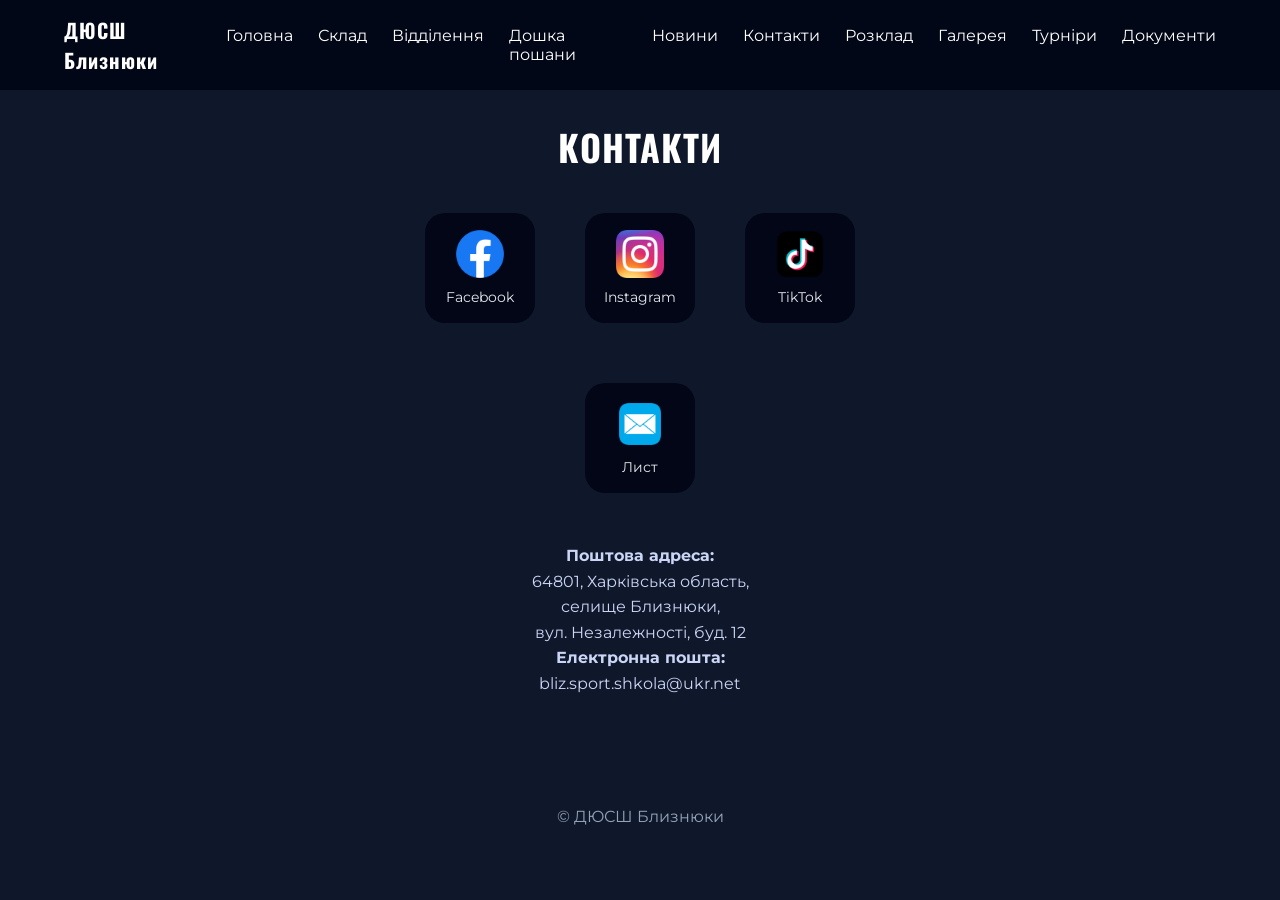
<file: contacts.html>
<!DOCTYPE html>
<html lang="uk">
<head>
  <meta charset="UTF-8">
  <meta name="viewport" content="width=device-width, initial-scale=1.0">
  <title>Контакти | ДЮСШ Близнюки</title>
  <link rel="icon" type="image/png" href="favicon.png">

  <link href="https://fonts.googleapis.com/css2?family=Montserrat:wght@400;600&family=Oswald:wght@500;700&display=swap" rel="stylesheet">
  <link rel="stylesheet" href="style.css">
</head>
<body>

<header>
  <div class="container nav">
    <div class="logo">ДЮСШ Близнюки</div>

    <nav class="menu">
      <a href="index.html">Головна</a>
      <a href="staff.html">Склад</a>
      <a href="departments.html">Відділення</a>
      <a href="honor.html">Дошка пошани</a>
      <a href="news.html">Новини</a>
      <a href="contacts.html">Контакти</a>
      <a href="schedule.html">Розклад</a>
      <a href="gallery.html">Галерея</a>
      <a href="tournament.html">Турніри</a>
      <a href="docs.html">Документи</a>
    </nav>

    <div class="burger" onclick="toggleMenu()"><span></span><span></span><span></span></div>
  </div>

  <div id="mobile" class="mobile">
    <a href="index.html">Головна</a>
    <a href="staff.html">Склад</a>
    <a href="departments.html">Відділення</a>
    <a href="honor.html">Дошка пошани</a>
    <a href="news.html">Новини</a>
    <a href="contacts.html">Контакти</a>
    <a href="schedule.html">Розклад</a>
    <a href="gallery.html">Галерея</a>
    <a href="tournament.html">Турніри</a>
    <a href="docs.html">Документи</a>
  </div>
</header>

<section class="contacts-page">
  <div class="container">

    <h1 class="section-title">Контакти</h1>

    <div class="contacts-layout">

      <!-- ІКОНКИ -->
      <div class="contacts-icons">

  <a href="https://facebook.com/..." class="contact-card" target="_blank">
    <img src="images/facebook.png">
    <span>Facebook</span>
  </a>

  <a href="https://instagram.com/..." class="contact-card" target="_blank">
    <img src="images/instagram.png">
    <span>Instagram</span>
  </a>

  <a href="https://tiktok.com/@..." class="contact-card" target="_blank">
    <img src="images/tiktok.png">
    <span>TikTok</span>
  </a>

</div>

<a href="mailto:bliz.sport.shkola@ukr.net" class="contact-card email-card">
  <img src="images/email.png">
  <span>Лист</span>
</a>

      <!-- АДРЕСА -->
      <div class="contact-info">
        <p>
          <strong>Поштова адреса:</strong><br>
          64801, Харківська область,<br>
          селище Близнюки,<br>
          вул. Незалежності, буд. 12
        </p>

        <p class="email">
          <strong>Електронна пошта:</strong><br>
          bliz.sport.shkola@ukr.net
        </p>
      </div>

    </div>
  </div>
</section>

<footer>© ДЮСШ Близнюки</footer>

<script>
function toggleMenu(){
  document.getElementById("mobile").classList.toggle("show");
}
</script>

</body>
</html>
</file>
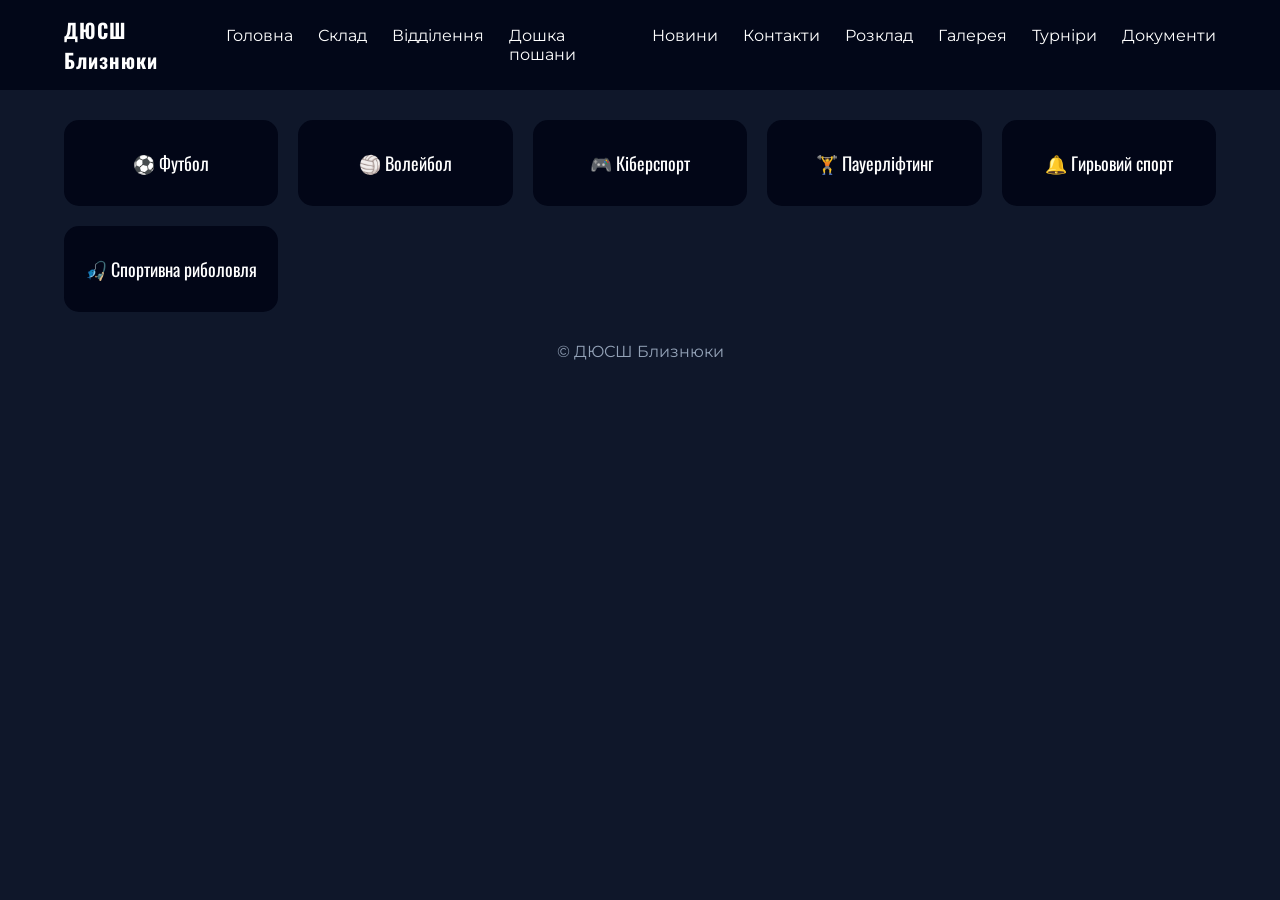
<file: departments.html>
<!DOCTYPE html>
<html lang="uk">
<head>
  <meta charset="UTF-8">
  <meta name="viewport" content="width=device-width, initial-scale=1.0">
  <title>Відділення</title>
  <link rel="icon" type="image/png" href="favicon.png">

  <link href="https://fonts.googleapis.com/css2?family=Montserrat:wght@400;600&family=Oswald:wght@500;700&display=swap" rel="stylesheet">
  <link rel="stylesheet" href="style.css">
</head>
<body>

<header>
  <div class="container nav">
    <div class="logo">ДЮСШ Близнюки</div>

    <nav class="menu">
      <a href="index.html">Головна</a>
      <a href="staff.html">Склад</a>
      <a href="departments.html">Відділення</a>
      <a href="honor.html">Дошка пошани</a>
      <a href="news.html">Новини</a>
      <a href="contacts.html">Контакти</a>
      <a href="schedule.html">Розклад</a>
      <a href="gallery.html">Галерея</a>
      <a href="tournament.html">Турніри</a>
      <a href="docs.html">Документи</a>
    </nav>

    <div class="burger" onclick="toggleMenu()"><span></span><span></span><span></span></div>
  </div>

  <div id="mobile" class="mobile">
    <a href="index.html">Головна</a>
    <a href="staff.html">Склад</a>
    <a href="departments.html">Відділення</a>
    <a href="honor.html">Дошка пошани</a>
    <a href="news.html">Новини</a>
    <a href="contacts.html">Контакти</a>
    <a href="schedule.html">Розклад</a>
    <a href="gallery.html">Галерея</a>
    <a href="tournament.html">Турніри</a>
    <a href="docs.html">Документи</a>
  </div>
</header>

<section class="container dept-list">
  <div class="dept-btn" onclick="openSection('football')">⚽ Футбол</div>
  <div class="dept-btn" onclick="openSection('volleyball')">🏐 Волейбол</div>
  <div class="dept-btn" onclick="openSection('esport')">🎮 Кіберспорт</div>
  <div class="dept-btn" onclick="openSection('power')">🏋️ Пауерліфтинг</div>
  <div class="dept-btn" onclick="openSection('kettlebell')">🔔 Гирьовий спорт</div>
  <div class="dept-btn" onclick="openSection('fishing')">🎣 Спортивна риболовля</div>
</section>


<!-- ФУТБОЛ -->
<section id="football" class="section container">
  <h2>Футбольне відділення</h2>
  <p>Підготовка юних футболістів, участь у районних та обласних турнірах.</p>

  <h3>Досягнення:</h3>
  <ul>
    <li>Чемпіонат області — 1 місце</li>
    <li>Районний турнір — 2 місце</li>
  </ul>

  <h3>Тренери:</h3>
  <p>Іваненко І.І., Петренко П.П.</p>

  <div class="fall" style="left:10%">⚽</div>
  <div class="fall" style="left:40%;animation-delay:2s">⚽</div>
  <div class="fall" style="left:70%;animation-delay:5s">⚽</div>
</section>


<!-- ВОЛЕЙБОЛ -->
<section id="volleyball" class="section container">
  <h2>Волейбольне відділення</h2>
  <p>Розвиток командної гри, участь у шкільних та обласних змаганнях.</p>

  <h3>Досягнення:</h3>
  <ul>
    <li>Обласні змагання — 3 місце</li>
  </ul>

  <h3>Тренери:</h3>
  <p>Сидоренко С.С.</p>

  <div class="fall" style="left:20%">🏐</div>
  <div class="fall" style="left:60%;animation-delay:3s">🏐</div>
</section>


<!-- КІБЕРСПОРТ -->
<section id="esport" class="section container">
  <h2>Відділення кіберспорту</h2>
  <p>Підготовка команд з дисциплін CS2, розвиток тактики та командної гри.</p>

  <h3>Досягнення:</h3>
  <ul>
    <li>Всеукраїнський турнір — 1 місце</li>
  </ul>

  <h3>Тренери:</h3>
  <p>Тренер з кіберспорту</p>

  <div class="fall" style="left:30%">🎮</div>
  <div class="fall" style="left:70%;animation-delay:4s">🎮</div>
</section>


<!-- ПАУЕРЛІФТИНГ -->
<section id="power" class="section container">
  <h2>Пауерліфтинг</h2>
  <p>Розвиток сили та витривалості, підготовка спортсменів до змагань.</p>

  <div class="fall" style="left:50%">🏋️</div>
</section>


<!-- ГИРЬОВИЙ СПОРТ -->
<section id="kettlebell" class="section container">
  <h2>Гирьовий спорт</h2>
  <p>Розвиток силових якостей та техніки роботи з гирями.</p>

  <div class="fall" style="left:40%">🔔</div>
</section>


<!-- РИБОЛОВЛЯ -->
<section id="fishing" class="section container">
  <h2>Спортивна риболовля</h2>
  <p>Участь у змаганнях та розвиток техніки спортивної риболовлі.</p>

  <div class="fall" style="left:60%">🎣</div>
</section>

<footer>© ДЮСШ Близнюки</footer>

<script>
function toggleMenu(){
  document.getElementById("mobile").classList.toggle("show");
}

function openSection(id){
  document.querySelectorAll(".section").forEach(sec=>sec.classList.remove("active"));
  document.getElementById(id).classList.add("active");
  window.scrollTo({top:0, behavior:'smooth'});
}
</script>

</body>
</html>
</file>
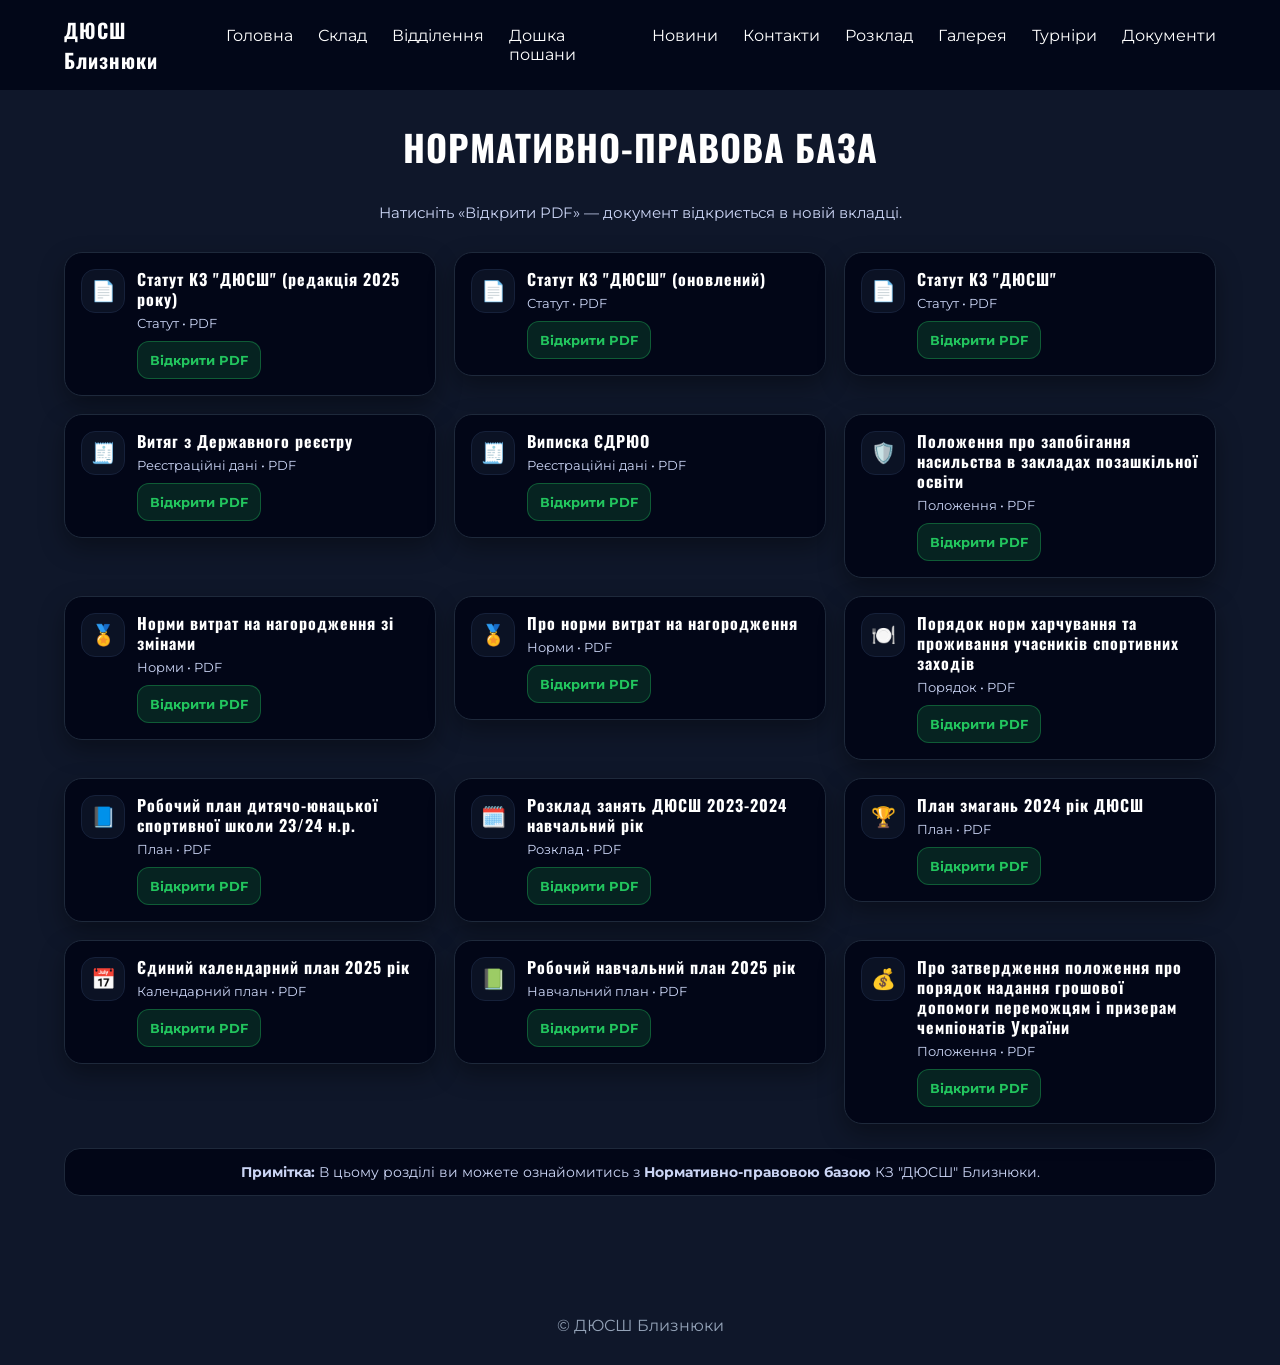
<file: docs.html>
<!DOCTYPE html>
<html lang="uk">
<head>
  <meta charset="UTF-8">
  <meta name="viewport" content="width=device-width, initial-scale=1.0">
  <title>Нормативно-правова база | ДЮСШ Близнюки</title>
  <link rel="icon" type="image/png" href="favicon.png">

  <link href="https://fonts.googleapis.com/css2?family=Montserrat:wght@400;600&family=Oswald:wght@500;700&display=swap" rel="stylesheet">
  <link rel="stylesheet" href="style.css?v=11">
</head>
<body>

<header>
  <div class="container nav">
    <div class="logo">ДЮСШ Близнюки</div>

    <nav class="menu">
      <a href="index.html">Головна</a>
      <a href="staff.html">Склад</a>
      <a href="departments.html">Відділення</a>
      <a href="honor.html">Дошка пошани</a>
      <a href="news.html">Новини</a>
      <a href="contacts.html">Контакти</a>
      <a href="schedule.html">Розклад</a>
      <a href="gallery.html">Галерея</a>
      <a href="tournament.html">Турніри</a>
      <a href="docs.html">Документи</a>
    </nav>

    <div class="burger" onclick="toggleMenu()"><span></span><span></span><span></span></div>
  </div>

  <div id="mobile" class="mobile">
    <a href="index.html">Головна</a>
    <a href="staff.html">Склад</a>
    <a href="departments.html">Відділення</a>
    <a href="honor.html">Дошка пошани</a>
    <a href="news.html">Новини</a>
    <a href="contacts.html">Контакти</a>
    <a href="schedule.html">Розклад</a>
    <a href="gallery.html">Галерея</a>
    <a href="tournament.html">Турніри</a>
    <a href="docs.html">Документи</a>
  </div>
</header>

<section class="docs-page">
  <div class="container">
    <h1 class="section-title">Нормативно-правова база</h1>
    <p class="docs-subtitle">Натисніть «Відкрити PDF» — документ відкриється в новій вкладці.</p>

    <div class="docs-grid">

      <!-- 1 -->
      <div class="doc-card">
        <div class="doc-ico">📄</div>
        <div class="doc-body">
          <h3>Статут КЗ "ДЮСШ" (редакція 2025 року)</h3>
          <p>Статут • PDF</p>
          <a class="doc-btn" href="docs/statut_dyussh_2025.pdf" target="_blank" rel="noopener">Відкрити PDF</a>
        </div>
      </div>

      <!-- 2 -->
      <div class="doc-card">
        <div class="doc-ico">📄</div>
        <div class="doc-body">
          <h3>Статут КЗ "ДЮСШ" (оновлений)</h3>
          <p>Статут • PDF</p>
          <a class="doc-btn" href="docs/statut_dyussh_updated.pdf" target="_blank" rel="noopener">Відкрити PDF</a>
        </div>
      </div>

      <!-- 3 -->
      <div class="doc-card">
        <div class="doc-ico">📄</div>
        <div class="doc-body">
          <h3>Статут КЗ "ДЮСШ"</h3>
          <p>Статут • PDF</p>
          <a class="doc-btn" href="docs/statut_dyussh.pdf" target="_blank" rel="noopener">Відкрити PDF</a>
        </div>
      </div>

      <!-- 4 -->
      <div class="doc-card">
        <div class="doc-ico">🧾</div>
        <div class="doc-body">
          <h3>Витяг з Державного реєстру</h3>
          <p>Реєстраційні дані • PDF</p>
          <a class="doc-btn" href="docs/vytyag_derzh_reyestr.pdf" target="_blank" rel="noopener">Відкрити PDF</a>
        </div>
      </div>

      <!-- 5 -->
      <div class="doc-card">
        <div class="doc-ico">🧾</div>
        <div class="doc-body">
          <h3>Виписка ЄДРЮО</h3>
          <p>Реєстраційні дані • PDF</p>
          <a class="doc-btn" href="docs/vypyska_edryuo.pdf" target="_blank" rel="noopener">Відкрити PDF</a>
        </div>
      </div>

      <!-- 6 -->
      <div class="doc-card">
        <div class="doc-ico">🛡️</div>
        <div class="doc-body">
          <h3>Положення про запобігання насильства в закладах позашкільної освіти</h3>
          <p>Положення • PDF</p>
          <a class="doc-btn" href="docs/polozhennia_zapobihannia_nasyltstva.pdf" target="_blank" rel="noopener">Відкрити PDF</a>
        </div>
      </div>

      <!-- 7 -->
      <div class="doc-card">
        <div class="doc-ico">🏅</div>
        <div class="doc-body">
          <h3>Норми витрат на нагородження зі змінами</h3>
          <p>Норми • PDF</p>
          <a class="doc-btn" href="docs/normy_nahorodzhennia_zminy.pdf" target="_blank" rel="noopener">Відкрити PDF</a>
        </div>
      </div>

      <!-- 8 -->
      <div class="doc-card">
        <div class="doc-ico">🏅</div>
        <div class="doc-body">
          <h3>Про норми витрат на нагородження</h3>
          <p>Норми • PDF</p>
          <a class="doc-btn" href="docs/pro_normy_nahorodzhennia.pdf" target="_blank" rel="noopener">Відкрити PDF</a>
        </div>
      </div>

      <!-- 9 -->
      <div class="doc-card">
        <div class="doc-ico">🍽️</div>
        <div class="doc-body">
          <h3>Порядок норм харчування та проживання учасників спортивних заходів</h3>
          <p>Порядок • PDF</p>
          <a class="doc-btn" href="docs/poryadok_kharchuvannia_prozhyvannia.pdf" target="_blank" rel="noopener">Відкрити PDF</a>
        </div>
      </div>

      <!-- 10 -->
      <div class="doc-card">
        <div class="doc-ico">📘</div>
        <div class="doc-body">
          <h3>Робочий план дитячо-юнацької спортивної школи 23/24 н.р.</h3>
          <p>План • PDF</p>
          <a class="doc-btn" href="docs/robochyi_plan_23_24.pdf" target="_blank" rel="noopener">Відкрити PDF</a>
        </div>
      </div>

      <!-- 11 -->
      <div class="doc-card">
        <div class="doc-ico">🗓️</div>
        <div class="doc-body">
          <h3>Розклад занять ДЮСШ 2023-2024 навчальний рік</h3>
          <p>Розклад • PDF</p>
          <a class="doc-btn" href="docs/rozklad_2023_2024.pdf" target="_blank" rel="noopener">Відкрити PDF</a>
        </div>
      </div>

      <!-- 12 -->
      <div class="doc-card">
        <div class="doc-ico">🏆</div>
        <div class="doc-body">
          <h3>План змагань 2024 рік ДЮСШ</h3>
          <p>План • PDF</p>
          <a class="doc-btn" href="docs/plan_zmahan_2024.pdf" target="_blank" rel="noopener">Відкрити PDF</a>
        </div>
      </div>

      <!-- 13 -->
      <div class="doc-card">
        <div class="doc-ico">📅</div>
        <div class="doc-body">
          <h3>Єдиний календарний план 2025 рік</h3>
          <p>Календарний план • PDF</p>
          <a class="doc-btn" href="docs/yedynyi_kalendar_2025.pdf" target="_blank" rel="noopener">Відкрити PDF</a>
        </div>
      </div>

      <!-- 14 -->
      <div class="doc-card">
        <div class="doc-ico">📗</div>
        <div class="doc-body">
          <h3>Робочий навчальний план 2025 рік</h3>
          <p>Навчальний план • PDF</p>
          <a class="doc-btn" href="docs/robochyi_navchalnyi_plan_2025.pdf" target="_blank" rel="noopener">Відкрити PDF</a>
        </div>
      </div>

      <!-- 15 -->
      <div class="doc-card">
        <div class="doc-ico">💰</div>
        <div class="doc-body">
          <h3>Про затвердження положення про порядок надання грошової допомоги переможцям і призерам чемпіонатів України</h3>
          <p>Положення • PDF</p>
          <a class="doc-btn" href="docs/polozhennia_hroshova_dopomoha.pdf" target="_blank" rel="noopener">Відкрити PDF</a>
        </div>
      </div>

    </div>

    <div class="docs-note">
      <p><strong>Примітка:</strong> В цьому розділі ви можете ознайомитись з <b>Нормативно-правовою базою</b> КЗ "ДЮСШ" Близнюки.</p>
    </div>

  </div>
</section>

<footer>© ДЮСШ Близнюки</footer>

<script>
function toggleMenu(){ document.getElementById("mobile").classList.toggle("show"); }
</script>

</body>
</html>
</file>
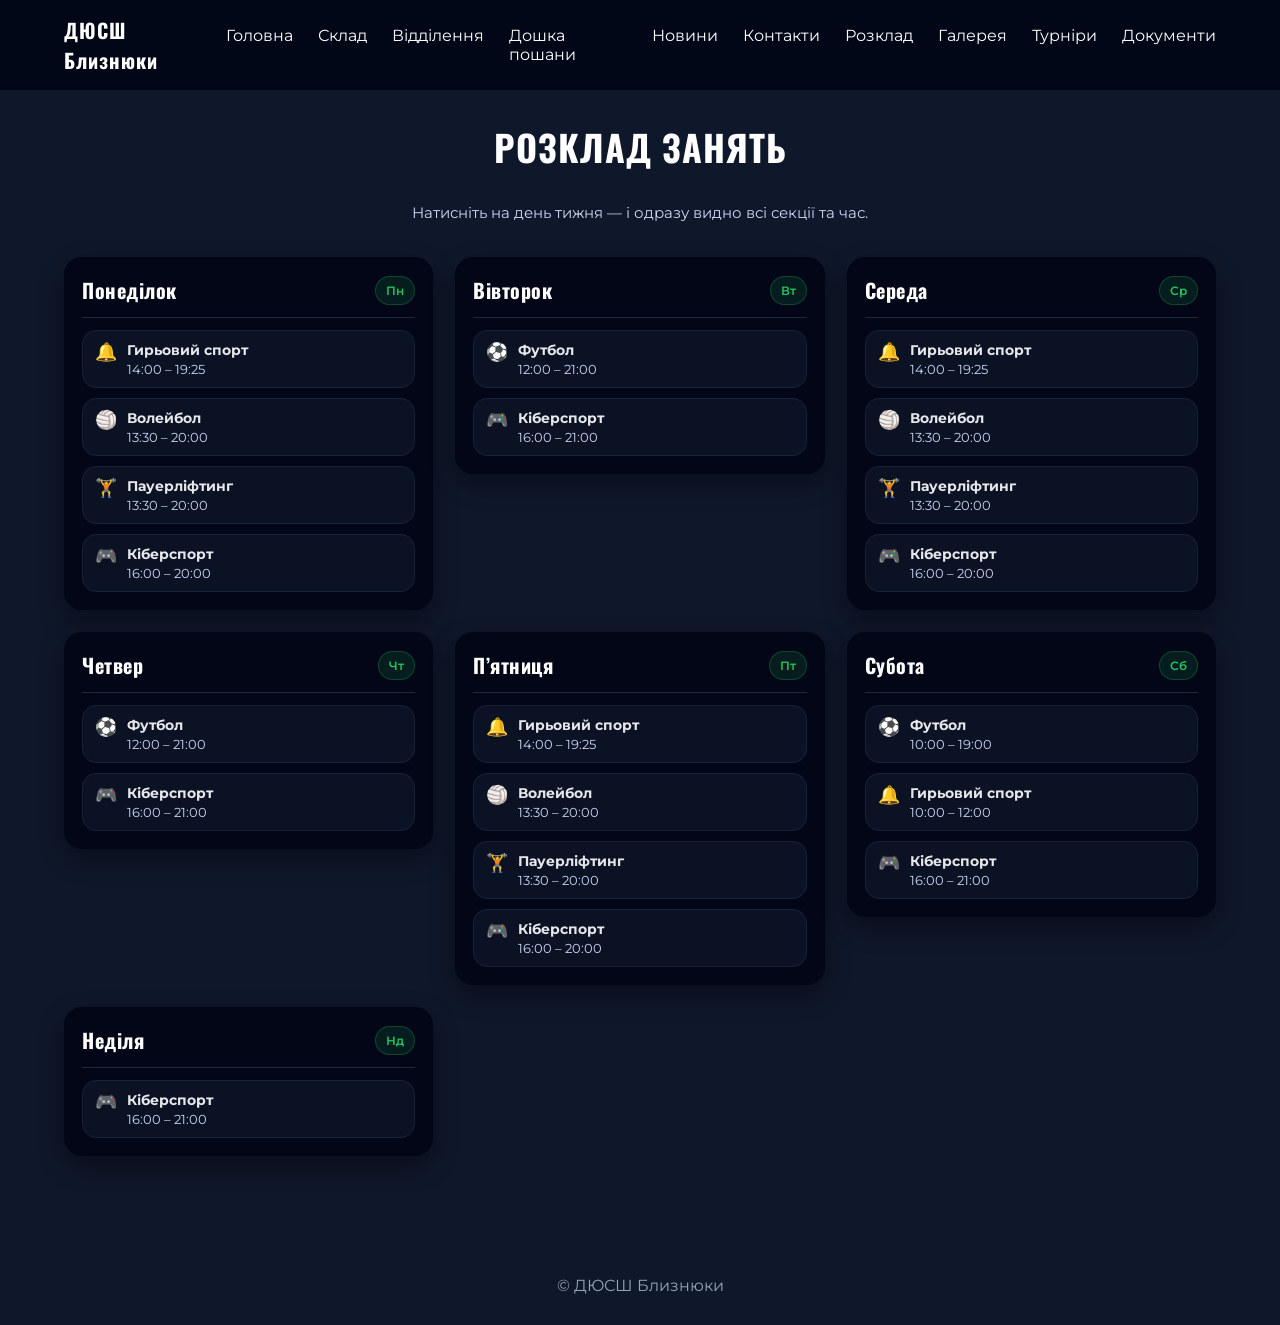
<file: schedule.html>
<!DOCTYPE html>
<html lang="uk">
<head>
  <meta charset="UTF-8">
  <meta name="viewport" content="width=device-width, initial-scale=1.0">
  <title>Розклад занять | ДЮСШ Близнюки</title>
  <link rel="icon" type="image/png" href="favicon.png">

  <link href="https://fonts.googleapis.com/css2?family=Montserrat:wght@400;600&family=Oswald:wght@500;700&display=swap" rel="stylesheet">
  <link rel="stylesheet" href="style.css">
</head>
<body>

<header>
  <div class="container nav">
    <div class="logo">ДЮСШ Близнюки</div>

    <nav class="menu">
      <a href="index.html">Головна</a>
      <a href="staff.html">Склад</a>
      <a href="departments.html">Відділення</a>
      <a href="honor.html">Дошка пошани</a>
      <a href="news.html">Новини</a>
      <a href="contacts.html">Контакти</a>
      <a href="schedule.html">Розклад</a>
      <a href="gallery.html">Галерея</a>
      <a href="tournament.html">Турніри</a>
      <a href="docs.html">Документи</a>
    </nav>

    <div class="burger" onclick="toggleMenu()"><span></span><span></span><span></span></div>
  </div>

  <div id="mobile" class="mobile">
    <a href="index.html">Головна</a>
    <a href="staff.html">Склад</a>
    <a href="departments.html">Відділення</a>
    <a href="honor.html">Дошка пошани</a>
    <a href="news.html">Новини</a>
    <a href="contacts.html">Контакти</a>
    <a href="schedule.html">Розклад</a>
    <a href="gallery.html">Галерея</a>
    <a href="tournament.html">Турніри</a>
    <a href="docs.html">Документи</a>
  </div>
</header>
  
<section class="schedule-wrap">
  <div class="container">
    <h1 class="section-title">Розклад занять</h1>
    <p class="schedule-subtitle">Натисніть на день тижня — і одразу видно всі секції та час.</p>

    <div class="week-grid">

      <!-- ПОНЕДІЛОК -->
      <div class="day-card">
        <div class="day-head">
          <h2>Понеділок</h2>
          <span class="day-chip">Пн</span>
        </div>

        <div class="events">
          <div class="event-pill">
            <span class="event-icon">🔔</span>
            <div class="event-text">
              <b>Гирьовий спорт</b>
              <small>14:00 – 19:25</small>
            </div>
          </div>

          <div class="event-pill">
            <span class="event-icon">🏐</span>
            <div class="event-text">
              <b>Волейбол</b>
              <small>13:30 – 20:00</small>
            </div>
          </div>

          <div class="event-pill">
            <span class="event-icon">🏋️</span>
            <div class="event-text">
              <b>Пауерліфтинг</b>
              <small>13:30 – 20:00</small>
            </div>
          </div>

          <div class="event-pill">
            <span class="event-icon">🎮</span>
            <div class="event-text">
              <b>Кіберспорт</b>
              <small>16:00 – 20:00</small>
            </div>
          </div>
        </div>
      </div>

      <!-- ВІВТОРОК -->
      <div class="day-card">
        <div class="day-head">
          <h2>Вівторок</h2>
          <span class="day-chip">Вт</span>
        </div>

        <div class="events">
          <div class="event-pill">
            <span class="event-icon">⚽</span>
            <div class="event-text">
              <b>Футбол</b>
              <small>12:00 – 21:00</small>
            </div>
          </div>

          <div class="event-pill">
            <span class="event-icon">🎮</span>
            <div class="event-text">
              <b>Кіберспорт</b>
              <small>16:00 – 21:00</small>
            </div>
          </div>
        </div>
      </div>

      <!-- СЕРЕДА -->
      <div class="day-card">
        <div class="day-head">
          <h2>Середа</h2>
          <span class="day-chip">Ср</span>
        </div>

        <div class="events">
          <div class="event-pill">
            <span class="event-icon">🔔</span>
            <div class="event-text">
              <b>Гирьовий спорт</b>
              <small>14:00 – 19:25</small>
            </div>
          </div>

          <div class="event-pill">
            <span class="event-icon">🏐</span>
            <div class="event-text">
              <b>Волейбол</b>
              <small>13:30 – 20:00</small>
            </div>
          </div>

          <div class="event-pill">
            <span class="event-icon">🏋️</span>
            <div class="event-text">
              <b>Пауерліфтинг</b>
              <small>13:30 – 20:00</small>
            </div>
          </div>

          <div class="event-pill">
            <span class="event-icon">🎮</span>
            <div class="event-text">
              <b>Кіберспорт</b>
              <small>16:00 – 20:00</small>
            </div>
          </div>
        </div>
      </div>

      <!-- ЧЕТВЕР -->
      <div class="day-card">
        <div class="day-head">
          <h2>Четвер</h2>
          <span class="day-chip">Чт</span>
        </div>

        <div class="events">
          <div class="event-pill">
            <span class="event-icon">⚽</span>
            <div class="event-text">
              <b>Футбол</b>
              <small>12:00 – 21:00</small>
            </div>
          </div>

          <div class="event-pill">
            <span class="event-icon">🎮</span>
            <div class="event-text">
              <b>Кіберспорт</b>
              <small>16:00 – 21:00</small>
            </div>
          </div>
        </div>
      </div>

      <!-- П'ЯТНИЦЯ -->
      <div class="day-card">
        <div class="day-head">
          <h2>П’ятниця</h2>
          <span class="day-chip">Пт</span>
        </div>

        <div class="events">
          <div class="event-pill">
            <span class="event-icon">🔔</span>
            <div class="event-text">
              <b>Гирьовий спорт</b>
              <small>14:00 – 19:25</small>
            </div>
          </div>

          <div class="event-pill">
            <span class="event-icon">🏐</span>
            <div class="event-text">
              <b>Волейбол</b>
              <small>13:30 – 20:00</small>
            </div>
          </div>

          <div class="event-pill">
            <span class="event-icon">🏋️</span>
            <div class="event-text">
              <b>Пауерліфтинг</b>
              <small>13:30 – 20:00</small>
            </div>
          </div>

          <div class="event-pill">
            <span class="event-icon">🎮</span>
            <div class="event-text">
              <b>Кіберспорт</b>
              <small>16:00 – 20:00</small>
            </div>
          </div>
        </div>
      </div>

      <!-- СУБОТА -->
      <div class="day-card">
        <div class="day-head">
          <h2>Субота</h2>
          <span class="day-chip">Сб</span>
        </div>

        <div class="events">
          <div class="event-pill">
            <span class="event-icon">⚽</span>
            <div class="event-text">
              <b>Футбол</b>
              <small>10:00 – 19:00</small>
            </div>
          </div>

          <div class="event-pill">
            <span class="event-icon">🔔</span>
            <div class="event-text">
              <b>Гирьовий спорт</b>
              <small>10:00 – 12:00</small>
            </div>
          </div>

          <div class="event-pill">
            <span class="event-icon">🎮</span>
            <div class="event-text">
              <b>Кіберспорт</b>
              <small>16:00 – 21:00</small>
            </div>
          </div>
        </div>
      </div>

      <!-- НЕДІЛЯ -->
      <div class="day-card">
        <div class="day-head">
          <h2>Неділя</h2>
          <span class="day-chip">Нд</span>
        </div>

        <div class="events">
          <div class="event-pill">
            <span class="event-icon">🎮</span>
            <div class="event-text">
              <b>Кіберспорт</b>
              <small>16:00 – 21:00</small>
            </div>
          </div>
        </div>
      </div>

    </div>

  </div>
</section>

<footer>© ДЮСШ Близнюки</footer>

<script>
function toggleMenu(){ document.getElementById("mobile").classList.toggle("show"); }
</script>

</body>
</html>
</file>
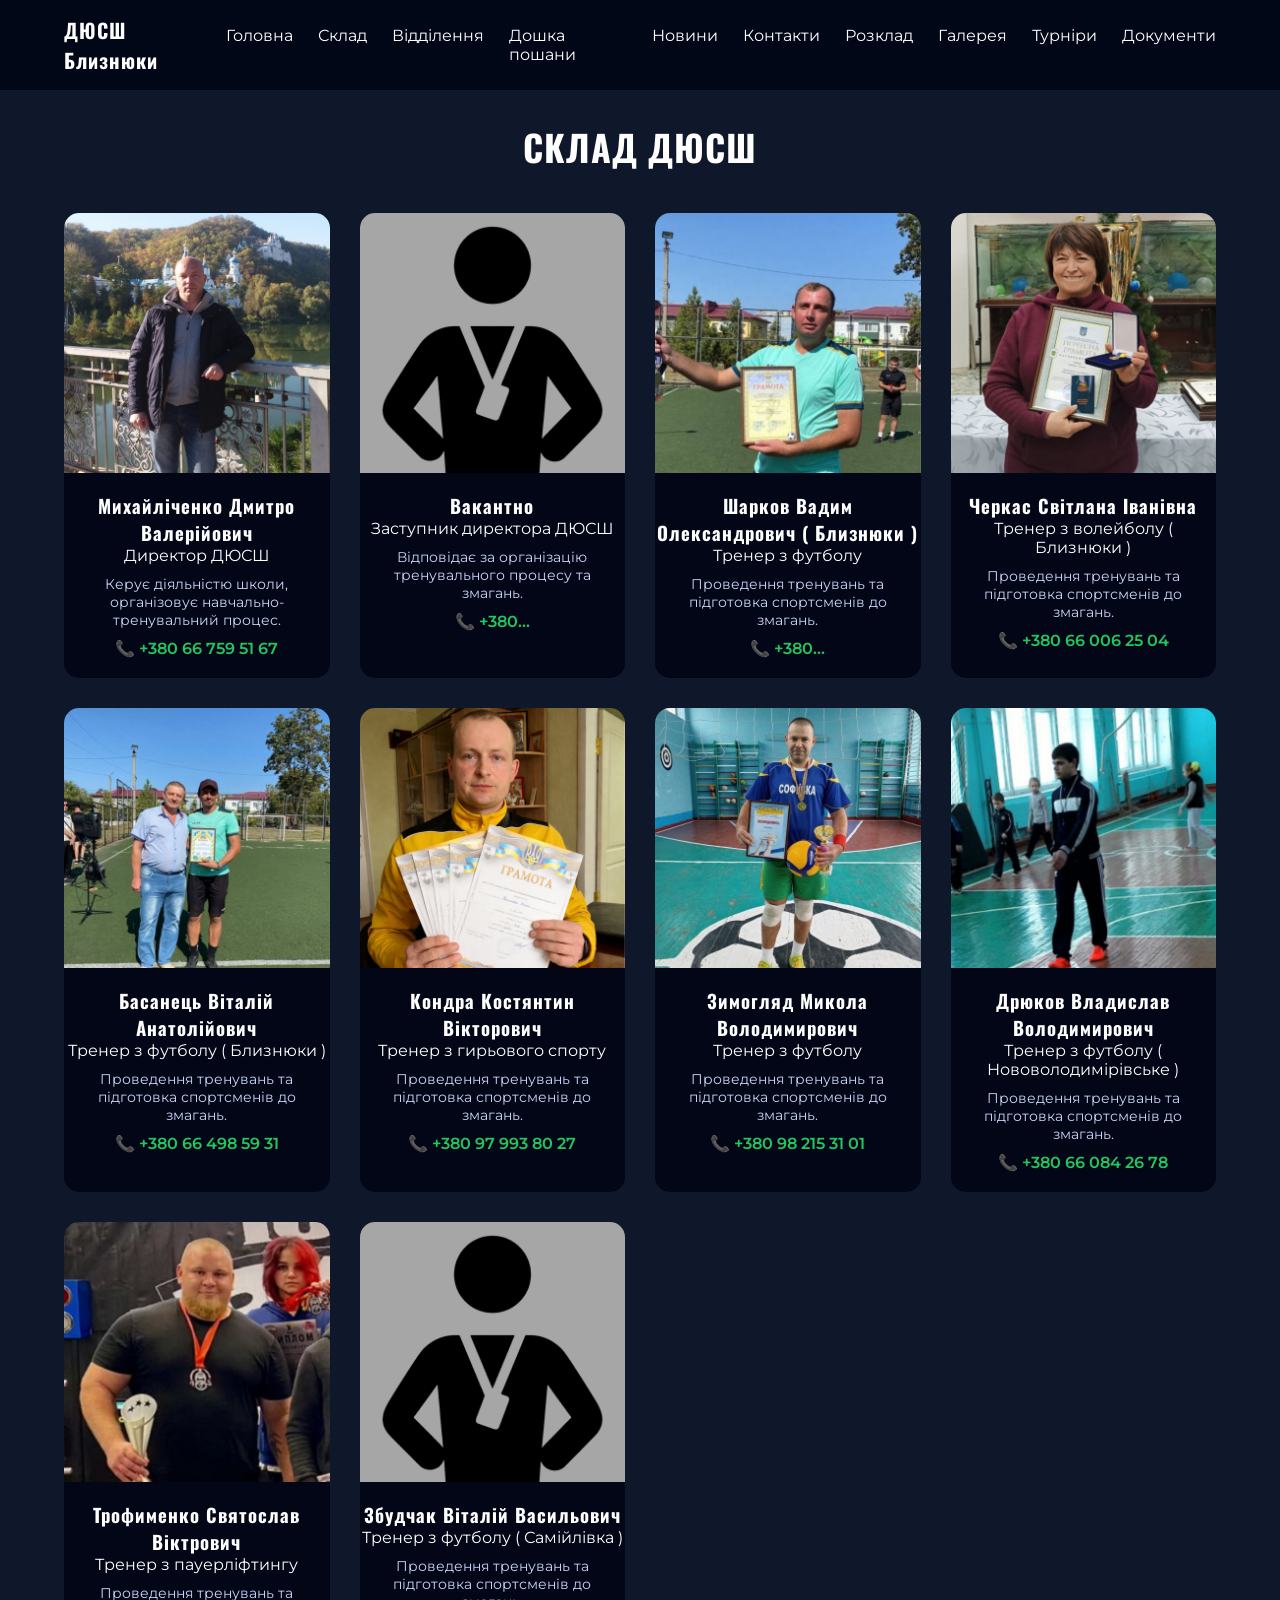
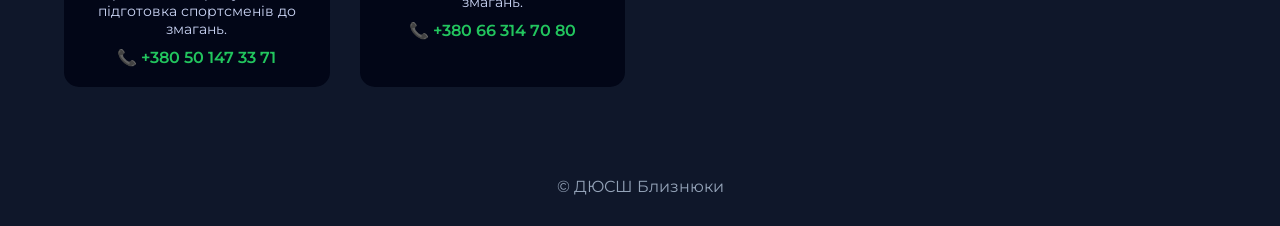
<file: staff.html>
<!DOCTYPE html>
<html lang="uk">
<head>
  <meta charset="UTF-8">
  <meta name="viewport" content="width=device-width, initial-scale=1.0">
  <title>Склад ДЮСШ</title>
  <link rel="icon" type="image/png" href="favicon.png">

  <!-- Шрифти -->
  <link href="https://fonts.googleapis.com/css2?family=Montserrat:wght@400;600&family=Oswald:wght@500;700&display=swap" rel="stylesheet">

  <link rel="stylesheet" href="style.css">
</head>
<body>

<header>
  <div class="container nav">
    <div class="logo">ДЮСШ Близнюки</div>

    <nav class="menu">
      <a href="index.html">Головна</a>
      <a href="staff.html">Склад</a>
      <a href="departments.html">Відділення</a>
      <a href="honor.html">Дошка пошани</a>
      <a href="news.html">Новини</a>
      <a href="contacts.html">Контакти</a>
      <a href="schedule.html">Розклад</a>
      <a href="gallery.html">Галерея</a>
      <a href="tournament.html">Турніри</a>
      <a href="docs.html">Документи</a>
    </nav>

    <div class="burger" onclick="toggleMenu()"><span></span><span></span><span></span></div>
  </div>

  <div id="mobile" class="mobile">
    <a href="index.html">Головна</a>
    <a href="staff.html">Склад</a>
    <a href="departments.html">Відділення</a>
    <a href="honor.html">Дошка пошани</a>
    <a href="news.html">Новини</a>
    <a href="contacts.html">Контакти</a>
    <a href="schedule.html">Розклад</a>
    <a href="gallery.html">Галерея</a>
    <a href="tournament.html">Турніри</a>
    <a href="docs.html">Документи</a>
  </div>
</header>

<section class="staff-section">
  <div class="container">
    <h1 class="section-title">Склад ДЮСШ</h1>

    <div class="staff-grid">

      <!-- ДИРЕКТОР -->
      <div class="staff-card">
        <img src="images/staff1.jpg" alt="">
        <h3>Михайліченко Дмитро Валерійович</h3>
        <span>Директор ДЮСШ</span>
        <p>Керує діяльністю школи, організовує навчально-тренувальний процес.</p>
        <span class="contact">📞 +380 66 759 51 67</span>
      </div>

      <!-- ЗАСТУПНИК -->
      <div class="staff-card">
        <img src="images/staff2.jpg" alt="">
        <h3>Вакантно</h3>
        <span>Заступник директора ДЮСШ</span>
        <p>Відповідає за організацію тренувального процесу та змагань.</p>
        <span class="contact">📞 +380...</span>
      </div>

      <!-- ТРЕНЕРИ (КОПІЮЙ БЛОК І РЕДАГУЙ) -->
      <div class="staff-card">
        <img src="images/trainer1.jpg" alt="">
        <h3>Шарков Вадим Олександрович ( Близнюки )</h3>
        <span>Тренер з футболу</span>
        <p>Проведення тренувань та підготовка спортсменів до змагань.</p>
        <span class="contact">📞 +380...</span>
      </div>

      <div class="staff-card">
        <img src="images/trainer2.jpg" alt="">
        <h3>Черкас Світлана Іванівна</h3>
        <span>Тренер з волейболу ( Близнюки )</span>
        <p>Проведення тренувань та підготовка спортсменів до змагань.</p>
        <span class="contact">📞 +380 66 006 25 04</span>
      </div>

      <div class="staff-card">
        <img src="images/trainer3.jpg" alt="">
        <h3>Басанець Віталій Анатолійович</h3>
        <span>Тренер з футболу ( Близнюки )</span>
        <p>Проведення тренувань та підготовка спортсменів до змагань.</p>
        <span class="contact">📞 +380 66 498 59 31</span>
      </div>

      <div class="staff-card">
        <img src="images/trainer4.jpg" alt="">
        <h3>Кондра Костянтин Вікторович</h3>
        <span>Тренер з гирьового спорту</span>
        <p>Проведення тренувань та підготовка спортсменів до змагань.</p>
        <span class="contact">📞 +380 97 993 80 27</span>
      </div>

      <div class="staff-card">
        <img src="images/trainer5.jpg" alt="">
        <h3>Зимогляд Микола Володимирович</h3>
        <span>Тренер з футболу</span>
        <p>Проведення тренувань та підготовка спортсменів до змагань.</p>
        <span class="contact">📞 +380 98 215 31 01</span>
      </div>

      <div class="staff-card">
        <img src="images/trainer6.jpg" alt="">
        <h3>Дрюков Владислав Володимирович</h3>
        <span>Тренер з футболу ( Нововолодимірівське )</span>
        <p>Проведення тренувань та підготовка спортсменів до змагань.</p>
        <span class="contact">📞 +380 66 084 26 78</span>
      </div>

      <div class="staff-card">
        <img src="images/trainer7.jpg" alt="">
        <h3>Трофименко Святослав Віктрович</h3>
        <span>Тренер з пауерліфтингу</span>
        <p>Проведення тренувань та підготовка спортсменів до змагань.</p>
        <span class="contact">📞 +380 50 147 33 71</span>
      </div>

      <div class="staff-card">
        <img src="images/trainer8.jpg" alt="">
        <h3>Збудчак Віталій Васильович</h3>
        <span>Тренер з футболу ( Самійлівка )</span>
        <p>Проведення тренувань та підготовка спортсменів до змагань.</p>
        <span class="contact">📞 +380 66 314 70 80</span>
      </div>
    </div>
  </div>
</section>

<footer>
  © ДЮСШ Близнюки
</footer>

<script>
function toggleMenu(){
  document.getElementById("mobile").classList.toggle("show");
}
</script>

</body>
</html>
</file>
<file: style.css>
*{
  margin:0;
  padding:0;
  box-sizing:border-box;
  font-family:'Montserrat', sans-serif;
}

body{
  background:#0f172a;
  color:white;
}

a{
  text-decoration:none;
  color:inherit;
}

.container{
  width:90%;
  max-width:1200px;
  margin:auto;
}

/* HEADER */
header{
  position:fixed;
  top:0;
  left:0;
  width:100%;
  background:rgba(2,6,23,0.9);
  backdrop-filter:blur(6px);
  z-index:1000;
}

.nav{
  display:flex;
  align-items:center;
  justify-content:space-between;
  padding:15px 0;
}

.logo{
  font-size:20px;
  font-weight:bold;
}

.menu{
  display:flex;
  gap:25px;
}

.menu a{
  transition:0.3s;
}

.menu a:hover{
  color:#22c55e;
}

.burger{
  display:none;
  flex-direction:column;
  gap:5px;
  cursor:pointer;
}

.burger span{
  width:25px;
  height:3px;
  background:white;
  border-radius:3px;
}

.mobile{
  position:fixed;
  top:70px;
  left:0;
  width:100%;
  background:#020617;
  display:none;
  flex-direction:column;
}

.mobile a{
  padding:15px 20px;
  border-bottom:1px solid #111;
}

.show{
  display:flex;
}

/* БІГАЮЧА СТРІЧКА */
.marquee{
  margin-top:70px;
  overflow:hidden;
  white-space:nowrap;
  background:#020617;
}

.marquee-track{
  display:inline-block;
  animation:marquee 30s linear infinite;
}

.marquee img{
  height:120px;
  margin:10px 25px;
  border-radius:10px;
}

@keyframes marquee{
  from{ transform:translateX(0); }
  to{ transform:translateX(-50%); }
}

/* HERO */
.hero{
  min-height:100vh;
  display:flex;
  align-items:center;
  justify-content:center;
  text-align:center;
  background:url('images/sport-bg.jpg') center/cover no-repeat;
  padding-top:100px;
}

.hero-logo{
  width:120px;
  margin:auto;
  margin-bottom:20px;
}

.hero h1{
  font-size:40px;
  margin-bottom:20px;
}

.hero p{
  max-width:700px;
  margin:auto;
  font-size:18px;
  line-height:1.6;
}

footer{
  text-align:center;
  padding:30px 0;
  color:#94a3b8;
}

/* MOBILE */
@media(max-width:768px){
  .menu{display:none;}
  .burger{display:flex;}
  .hero h1{font-size:28px;}
}

h1, h2, h3, .logo{
  font-family:'Oswald', sans-serif;
  letter-spacing:1px;
}

.hero h1{
  text-transform:uppercase;
  font-weight:700;
}

/* STAFF */
.staff-section{
  padding-top:120px;
  padding-bottom:60px;
}

.section-title{
  text-align:center;
  font-size:36px;
  margin-bottom:40px;
  text-transform:uppercase;
}

.staff-grid{
  display:grid;
  grid-template-columns:repeat(auto-fit,minmax(250px,1fr));
  gap:30px;
}

.staff-card{
  background:#020617;
  border-radius:15px;
  overflow:hidden;
  transition:0.3s;
  text-align:center;
  padding-bottom:20px;
}

.staff-card:hover{
  transform:translateY(-8px);
}

.staff-card img{
  width:100%;
  height:260px;
  object-fit:cover;
}

.staff-card h3{
  margin-top:15px;
  font-family:'Oswald', sans-serif;
}

.staff-card p{
  padding:0 15px;
  margin:10px 0;
  font-size:14px;
  color:#cbd5f5;
}

.contact{
  color:#22c55e;
  font-weight:600;
}

/* ===== DEPARTMENTS ===== */
.dept-list{
  display:grid;
  grid-template-columns:repeat(auto-fit,minmax(180px,1fr));
  gap:20px;
  margin-top:120px;
}

.dept-btn{
  background:#020617;
  padding:30px 20px;
  text-align:center;
  border-radius:15px;
  transition:0.3s;
  cursor:pointer;
  font-family:'Oswald', sans-serif;
  font-size:18px;
}

.dept-btn:hover{
  background:#22c55e;
  transform:translateY(-5px);
}

.section{
  display:none;
  padding-top:120px;
  padding-bottom:60px;
  position:relative;
}

.section.active{
  display:block;
}

.section h2{
  font-size:32px;
  margin-bottom:20px;
  text-transform:uppercase;
}

.section ul{
  margin:15px 0;
  padding-left:20px;
}

.fall{
  position:absolute;
  top:-50px;
  animation:fall 12s linear infinite;
  opacity:0.07;
  font-size:42px;
}

@keyframes fall{
  to{ transform:translateY(120vh); }
}

/* ===== HONOR BOARD ===== */
.honor-section{
  padding-top:120px;
  padding-bottom:60px;
}

.honor-grid{
  display:grid;
  grid-template-columns:repeat(auto-fit,minmax(250px,1fr));
  gap:30px;
}

.honor-card{
  background:#020617;
  border-radius:15px;
  overflow:hidden;
  cursor:pointer;
  transition:0.3s;
  text-align:center;
  box-shadow:0 10px 25px rgba(0,0,0,0.4);
}

.honor-card:hover{
  transform:translateY(-8px) scale(1.03);
}

.honor-card img{
  width:100%;
  height:260px;
  object-fit:cover;
}

.honor-card h3{
  margin:15px 0 5px;
  font-family:'Oswald', sans-serif;
}

.honor-card p{
  color:#cbd5f5;
  padding:0 15px 20px;
  font-size:14px;
}

/* ===== MODAL ===== */
.modal{
  display:none;
  position:fixed;
  top:0;
  left:0;
  width:100%;
  height:100%;
  background:rgba(0,0,0,0.8);
  justify-content:center;
  align-items:center;
  z-index:2000;
  padding:20px;
}

.modal-content{
  background:#020617;
  border-radius:15px;
  max-width:600px;
  width:100%;
  padding:25px;
  position:relative;
  animation:fadeIn 0.3s ease;
}

.modal-content img{
  width:100%;
  border-radius:10px;
  margin-bottom:15px;
}

.modal-content h2{
  margin-bottom:10px;
  font-family:'Oswald', sans-serif;
}

.modal-content p, .modal-content li{
  color:#cbd5f5;
  font-size:15px;
}

.close{
  position:absolute;
  top:10px;
  right:15px;
  font-size:28px;
  cursor:pointer;
}

@keyframes fadeIn{
  from{opacity:0; transform:scale(0.9);}
  to{opacity:1; transform:scale(1);}
}

/* ===== NEWS PAGE ===== */
.news-section{
  padding-top:120px;
  padding-bottom:60px;
}

.news-grid{
  display:grid;
  grid-template-columns:repeat(auto-fit,minmax(350px,1fr));
  gap:30px;
}

.news-card{
  background:#020617;
  border-radius:15px;
  padding:15px;
  box-shadow:0 10px 25px rgba(0,0,0,0.4);
  transition:0.3s;
}

.news-card:hover{
  transform:translateY(-5px);
}

.news-card iframe{
  width:100%;
  min-height:450px;
  border-radius:10px;
}

/* ===== CONTACTS PAGE (FINAL FIX) ===== */

.contacts-page{
  padding-top:120px;
  padding-bottom:80px;
}

.contacts-layout{
  display:flex;
  flex-direction:column;
  align-items:center;
  gap:50px;
}

/* СОЦМЕРЕЖІ */
.contacts-icons{
  display:flex;
  gap:50px;
  justify-content:center;
  flex-wrap:wrap;
}

.contact-card{
  width:110px;
  height:110px;
  background:#020617;
  border-radius:20px;
  display:flex;
  flex-direction:column;
  align-items:center;
  justify-content:center;
  transition:0.3s;
}

.contact-card img{
  width:48px;
  height:48px;
  object-fit:contain;
}

.contact-card span{
  margin-top:10px;
  font-size:14px;
  color:#e5e7eb;
}

.contact-card:hover{
  transform:translateY(-6px);
  background:#22c55e;
}

/* EMAIL ОКРЕМО */
.email-card{
  margin-top:10px;
}

/* АДРЕСА */
.contact-info{
  text-align:center;
  color:#cbd5f5;
  font-size:16px;
  line-height:1.6;
  max-width:500px;
}

/* МОБІЛКА */
@media(max-width:768px){
  .contacts-icons{
    gap:30px;
  }

  .contact-card{
    width:100px;
    height:100px;
  }
}

/* ===== SCHEDULE (CALENDAR STYLE) ===== */

.schedule-wrap{
  padding-top:120px;
  padding-bottom:90px;
}

.schedule-subtitle{
  text-align:center;
  color:#cbd5f5;
  margin-top:-10px;
  margin-bottom:35px;
  font-size:15px;
}

.week-grid{
  display:grid;
  grid-template-columns:repeat(3, minmax(0, 1fr));
  gap:22px;
  align-items:start;
}

.day-card{
  background:#020617;
  border-radius:18px;
  padding:18px;
  box-shadow:0 10px 25px rgba(0,0,0,0.38);
  transition:0.25s;
}

.day-card:hover{
  transform:translateY(-6px);
}

.day-head{
  display:flex;
  align-items:center;
  justify-content:space-between;
  margin-bottom:12px;
  padding-bottom:12px;
  border-bottom:1px solid #1e293b;
}

.day-head h2{
  font-family:'Oswald', sans-serif;
  font-size:20px;
  letter-spacing:0.5px;
}

.day-chip{
  background:rgba(34,197,94,0.12);
  color:#22c55e;
  border:1px solid rgba(34,197,94,0.25);
  padding:6px 10px;
  border-radius:999px;
  font-weight:600;
  font-size:12px;
}

.events{
  display:flex;
  flex-direction:column;
  gap:10px;
}

.event-pill{
  display:flex;
  gap:10px;
  align-items:flex-start;
  background:#0b1224;
  border:1px solid #16213a;
  border-radius:14px;
  padding:10px 12px;
}

.event-icon{
  font-size:18px;
  line-height:1;
  margin-top:2px;
}

.event-text b{
  display:block;
  font-size:14px;
  color:#e5e7eb;
}

.event-text small{
  display:block;
  margin-top:2px;
  font-size:13px;
  color:#cbd5f5;
}

/* АДАПТИВ */
@media(max-width:1024px){
  .week-grid{ grid-template-columns:repeat(2, minmax(0, 1fr)); }
}
@media(max-width:768px){
  .week-grid{ grid-template-columns:1fr; }
}

/* ===== GALLERY (BY YEARS) ===== */
.gallery-page{
  padding-top:120px;
  padding-bottom:90px;
}

.gallery-subtitle{
  text-align:center;
  color:#cbd5f5;
  margin-top:-10px;
  margin-bottom:25px;
  font-size:15px;
}

/* Tabs */
.year-tabs{
  display:flex;
  gap:12px;
  justify-content:center;
  flex-wrap:wrap;
  margin-bottom:25px;
}

.year-tab{
  background:#020617;
  color:#e5e7eb;
  border:1px solid #1e293b;
  padding:10px 14px;
  border-radius:999px;
  cursor:pointer;
  transition:0.25s;
  font-weight:600;
}

.year-tab:hover{
  transform:translateY(-2px);
}

.year-tab.active{
  background:rgba(34,197,94,0.15);
  border-color:rgba(34,197,94,0.35);
  color:#22c55e;
}

/* Year blocks */
.year-block{ display:none; }
.year-block.active{ display:block; }

/* Masonry (CSS columns) */
.masonry{
  columns:3 260px;
  column-gap:16px;
}

.masonry img{
  width:100%;
  margin:0 0 16px;
  border-radius:14px;
  cursor:pointer;
  transition:0.25s;
  break-inside:avoid;
  box-shadow:0 10px 25px rgba(0,0,0,0.35);
}

.masonry img:hover{
  transform:scale(1.02);
}

/* Lightbox */
.lightbox{
  position:fixed;
  inset:0;
  background:rgba(0,0,0,0.85);
  display:none;
  align-items:center;
  justify-content:center;
  padding:20px;
  z-index:2500;
}

.lightbox.show{ display:flex; }

.lightbox-inner{
  position:relative;
  max-width:1000px;
  width:100%;
}

.lightbox-inner img{
  width:100%;
  border-radius:14px;
  max-height:85vh;
  object-fit:contain;
  background:#020617;
}

.lightbox-close{
  position:absolute;
  top:-12px;
  right:-12px;
  width:42px;
  height:42px;
  border-radius:50%;
  border:none;
  background:#020617;
  color:#fff;
  font-size:26px;
  cursor:pointer;
  box-shadow:0 10px 25px rgba(0,0,0,0.35);
}

/* Mobile */
@media(max-width:768px){
  .masonry{ columns:1; }
}

/* ===== TOURNAMENTS ===== */
.tourn-page{
  padding-top:120px;
  padding-bottom:90px;
}

.tourn-subtitle{
  text-align:center;
  color:#cbd5f5;
  margin-top:-10px;
  margin-bottom:30px;
  font-size:15px;
}

/* Cards grid */
.tourn-grid{
  display:grid;
  grid-template-columns:repeat(auto-fit, minmax(260px, 1fr));
  gap:22px;
  align-items:start;
}

.tourn-card{
  border:none;
  cursor:pointer;
  text-align:left;
  background:#020617;
  border-radius:18px;
  overflow:hidden;
  padding:0;
  box-shadow:0 10px 25px rgba(0,0,0,0.38);
  transition:0.25s;
}

.tourn-card:hover{
  transform:translateY(-6px);
}

.tourn-card img{
  width:100%;
  height:180px;
  object-fit:cover;
  display:block;
}

.tourn-meta{
  padding:14px 16px 16px;
}

.tourn-meta h3{
  font-family:'Oswald', sans-serif;
  font-size:18px;
  margin-bottom:6px;
}

.tourn-meta p{
  color:#cbd5f5;
  font-size:13px;
}

/* Modal */
.tourn-modal{
  position:fixed;
  inset:0;
  background:rgba(0,0,0,0.82);
  display:none;
  align-items:center;
  justify-content:center;
  padding:20px;
  z-index:2600;
}

.tourn-modal.show{ display:flex; }

.tourn-modal-inner{
  background:#020617;
  border-radius:18px;
  width:100%;
  max-width:900px;
  padding:22px;
  position:relative;
  box-shadow:0 20px 60px rgba(0,0,0,0.6);
  animation:fadeIn 0.22s ease;
  max-height:85vh;
  overflow:auto;
}

.tourn-close{
  position:absolute;
  top:10px;
  right:12px;
  width:42px;
  height:42px;
  border-radius:50%;
  border:none;
  cursor:pointer;
  background:#0b1224;
  color:#fff;
  font-size:26px;
}

.tourn-badges{
  display:flex;
  flex-wrap:wrap;
  gap:10px;
  margin:10px 0 14px;
}

.badge{
  border:1px solid #1e293b;
  background:#0b1224;
  color:#e5e7eb;
  padding:8px 10px;
  border-radius:999px;
  font-size:12px;
  font-weight:600;
}

.tourn-desc{
  color:#cbd5f5;
  line-height:1.65;
  font-size:15px;
}

.tourn-h3{
  margin-top:16px;
  font-family:'Oswald', sans-serif;
  letter-spacing:0.3px;
}

/* Photos inside modal */
.tourn-photos{
  margin-top:12px;
  display:grid;
  grid-template-columns:repeat(auto-fit, minmax(160px, 1fr));
  gap:12px;
}

.tourn-photos img{
  width:100%;
  height:130px;
  object-fit:cover;
  border-radius:14px;
  cursor:pointer;
  transition:0.2s;
  box-shadow:0 10px 25px rgba(0,0,0,0.35);
}

.tourn-photos img:hover{
  transform:scale(1.02);
}

/* Reuse lightbox from gallery if you already have it.
   If not, this will still work because tournament.html includes the same structure. */

@keyframes fadeIn{
  from{ opacity:0; transform:scale(0.98); }
  to{ opacity:1; transform:scale(1); }
}

@media(max-width:768px){
  .tourn-card img{ height:160px; }
  .tourn-modal-inner{ padding:18px; }
}

/* ===== DOCS PAGE ===== */
.docs-page{
  padding-top:120px;
  padding-bottom:90px;
}

.docs-subtitle{
  text-align:center;
  color:#cbd5f5;
  margin-top:-10px;
  margin-bottom:30px;
  font-size:15px;
}

.docs-grid{
  display:grid;
  grid-template-columns:repeat(auto-fit, minmax(300px, 1fr));
  gap:18px;
  align-items:start;
}

.doc-card{
  background:#020617;
  border:1px solid #1e293b;
  border-radius:18px;
  padding:16px;
  box-shadow:0 10px 25px rgba(0,0,0,0.34);
  display:flex;
  gap:12px;
  transition:0.25s;
}

.doc-card:hover{
  transform:translateY(-5px);
  border-color:rgba(34,197,94,0.35);
}

.doc-ico{
  width:44px;
  height:44px;
  border-radius:14px;
  background:#0b1224;
  border:1px solid #16213a;
  display:flex;
  align-items:center;
  justify-content:center;
  font-size:20px;
  flex:0 0 44px;
}

.doc-body h3{
  font-family:'Oswald', sans-serif;
  font-size:16px;
  line-height:1.25;
  margin-bottom:6px;
}

.doc-body p{
  color:#cbd5f5;
  font-size:13px;
  margin-bottom:10px;
}

.doc-btn{
  display:inline-block;
  padding:10px 12px;
  border-radius:12px;
  background:rgba(34,197,94,0.15);
  border:1px solid rgba(34,197,94,0.35);
  color:#22c55e;
  font-weight:700;
  font-size:13px;
  transition:0.2s;
}

.doc-btn:hover{
  background:#22c55e;
  color:#0b1224;
}

.docs-note{
  margin-top:24px;
  text-align:center;
  color:#cbd5f5;
  font-size:14px;
  border:1px solid #1e293b;
  background:#020617;
  padding:14px;
  border-radius:16px;
}

@media(max-width:768px){
  .doc-card{ padding:14px; }
}
</file>
